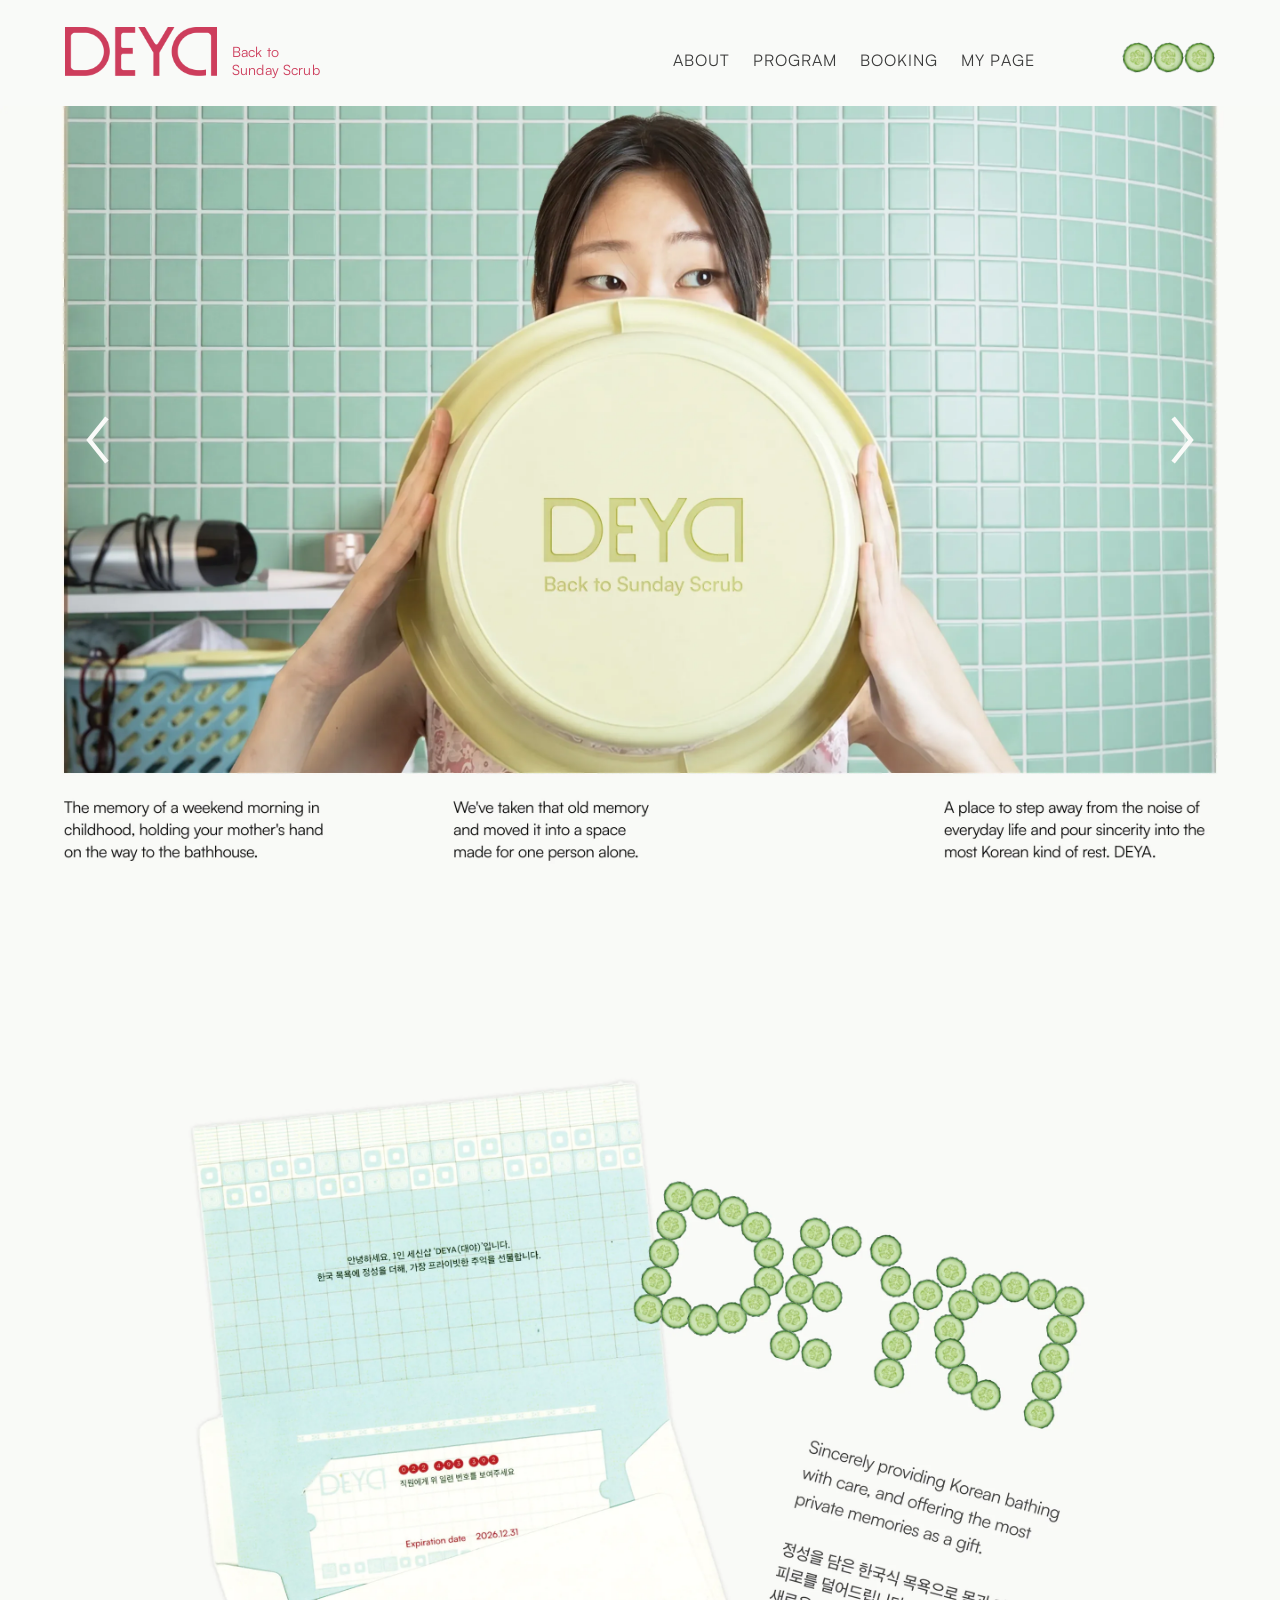
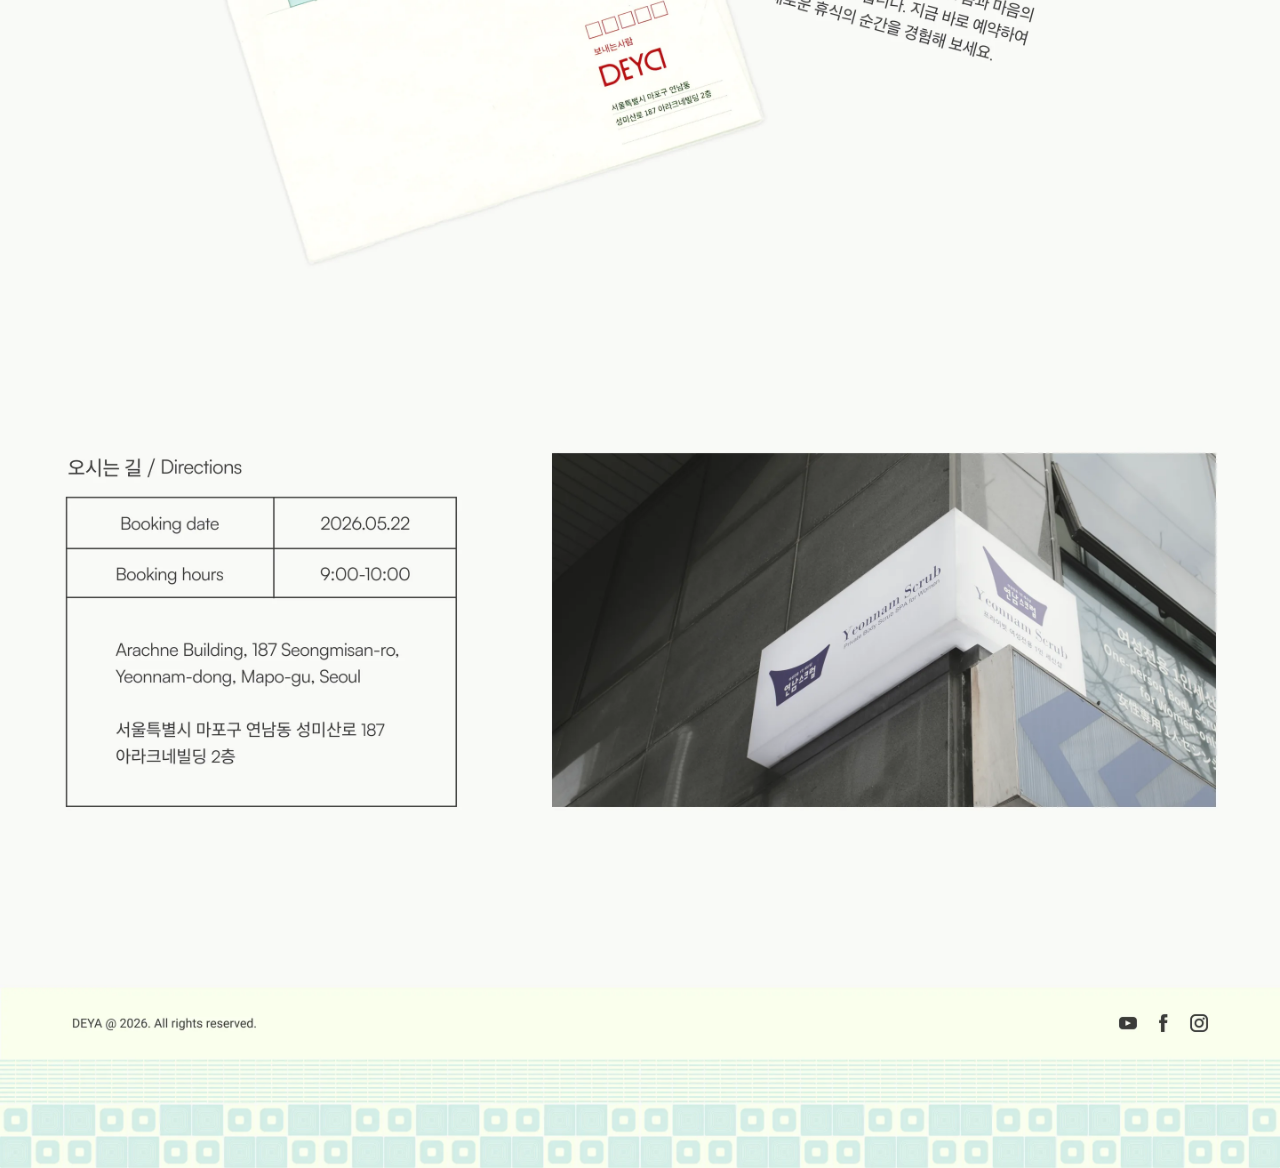
<file: index.html>
<!doctype html>
<html lang="ko">
  <head>
    <meta charset="UTF-8" />
    <meta name="viewport" content="width=device-width, initial-scale=1.0" />
    <title>DEYA — Back to Sunday Scrub</title>
    <link rel="stylesheet" href="style.css" />
  </head>
  <body>
    <nav class="nav">
      <a href="index.html" class="nav-logo">
        <img class="nav-wordmark" src="source/main/logo.png" alt="DEYA" />
        <span class="nav-tagline">Back to<br />Sunday Scrub</span>
      </a>
      <ul class="nav-links">
        <li><a href="about.html">ABOUT</a></li>
        <li><a href="program.html">PROGRAM</a></li>
        <li><a href="booking.html">BOOKING</a></li>
        <li><a href="mypage.html">MY PAGE</a></li>
      </ul>
      <div class="nav-icons">
        <img src="source/nav/cucumber.png" alt="" decoding="async" />
        <img src="source/nav/cucumber.png" alt="" decoding="async" />
        <img src="source/nav/cucumber.png" alt="" decoding="async" />
      </div>
    </nav>

    <section class="main-hero">
      <img
        src="source/pages/main.webp"
        alt="DEYA"
        width="2880"
        height="5988"
        fetchpriority="high"
        decoding="async"
      />

      <div class="hero-slider">
        <div class="hero-track">
          <div class="hero-slide">
            <img
              src="source/main/hero_photo.webp"
              alt="DEYA"
              width="2592"
              height="1500"
            />
          </div>
          <div class="hero-slide">
            <video
              src="source/video/DEYA_brandfilm.mp4"
              muted
              playsinline
              preload="metadata"
            ></video>
          </div>
        </div>
      </div>
      <button class="hero-arrow hero-prev" aria-label="이전">
        <svg
          viewBox="0 0 24 48"
          fill="none"
          stroke="currentColor"
          stroke-width="4"
        >
          <path d="M20 4 4 24l16 20" />
        </svg>
      </button>
      <button class="hero-arrow hero-next" aria-label="다음">
        <svg
          viewBox="0 0 24 48"
          fill="none"
          stroke="currentColor"
          stroke-width="4"
        >
          <path d="M4 4l16 20L4 44" />
        </svg>
      </button>
    </section>

    <script>
      const track = document.querySelector(".hero-track");
      const video = document.querySelector(".hero-slide video");
      const slideCount = track.children.length;
      const clone = track.children[0].cloneNode(true);
      clone.setAttribute("aria-hidden", "true");
      track.appendChild(clone);
      let pos = 0;

      function setPos(p, animate) {
        pos = p;
        track.style.transition = animate ? "" : "none";
        track.style.transform = `translateX(-${pos * 100}%)`;
        if (!animate) track.offsetWidth;
      }

      function move(dir) {
        if (pos === slideCount) setPos(0, false);
        if (dir < 0 && pos === 0) setPos(slideCount, false);
        setPos(pos + dir, true);
        onSlideChange();
      }

      const PHOTO_DURATION = 3000;
      let autoTimer = null;

      function onSlideChange() {
        clearTimeout(autoTimer);
        if (pos % slideCount === 1) {
          video.currentTime = 0;
          video.play().catch(() => {
            autoTimer = setTimeout(() => move(1), PHOTO_DURATION);
          });
        } else {
          video.pause();
          autoTimer = setTimeout(() => move(1), PHOTO_DURATION);
        }
      }

      video.addEventListener("ended", () => move(1));
      onSlideChange();

      track.addEventListener("transitionend", () => {
        if (pos === slideCount) setPos(0, false);
      });

      document
        .querySelector(".hero-prev")
        .addEventListener("click", () => move(-1));
      document
        .querySelector(".hero-next")
        .addEventListener("click", () => move(1));

      document.addEventListener("keydown", (e) => {
        if (e.key === "ArrowLeft") move(-1);
        if (e.key === "ArrowRight") move(1);
      });

      let touchX = null;
      track.addEventListener(
        "touchstart",
        (e) => (touchX = e.touches[0].clientX),
        { passive: true },
      );
      track.addEventListener("touchend", (e) => {
        if (touchX === null) return;
        const dx = e.changedTouches[0].clientX - touchX;
        if (Math.abs(dx) > 40) move(dx < 0 ? 1 : -1);
        touchX = null;
      });
    </script>
  </body>
</html>
</file>
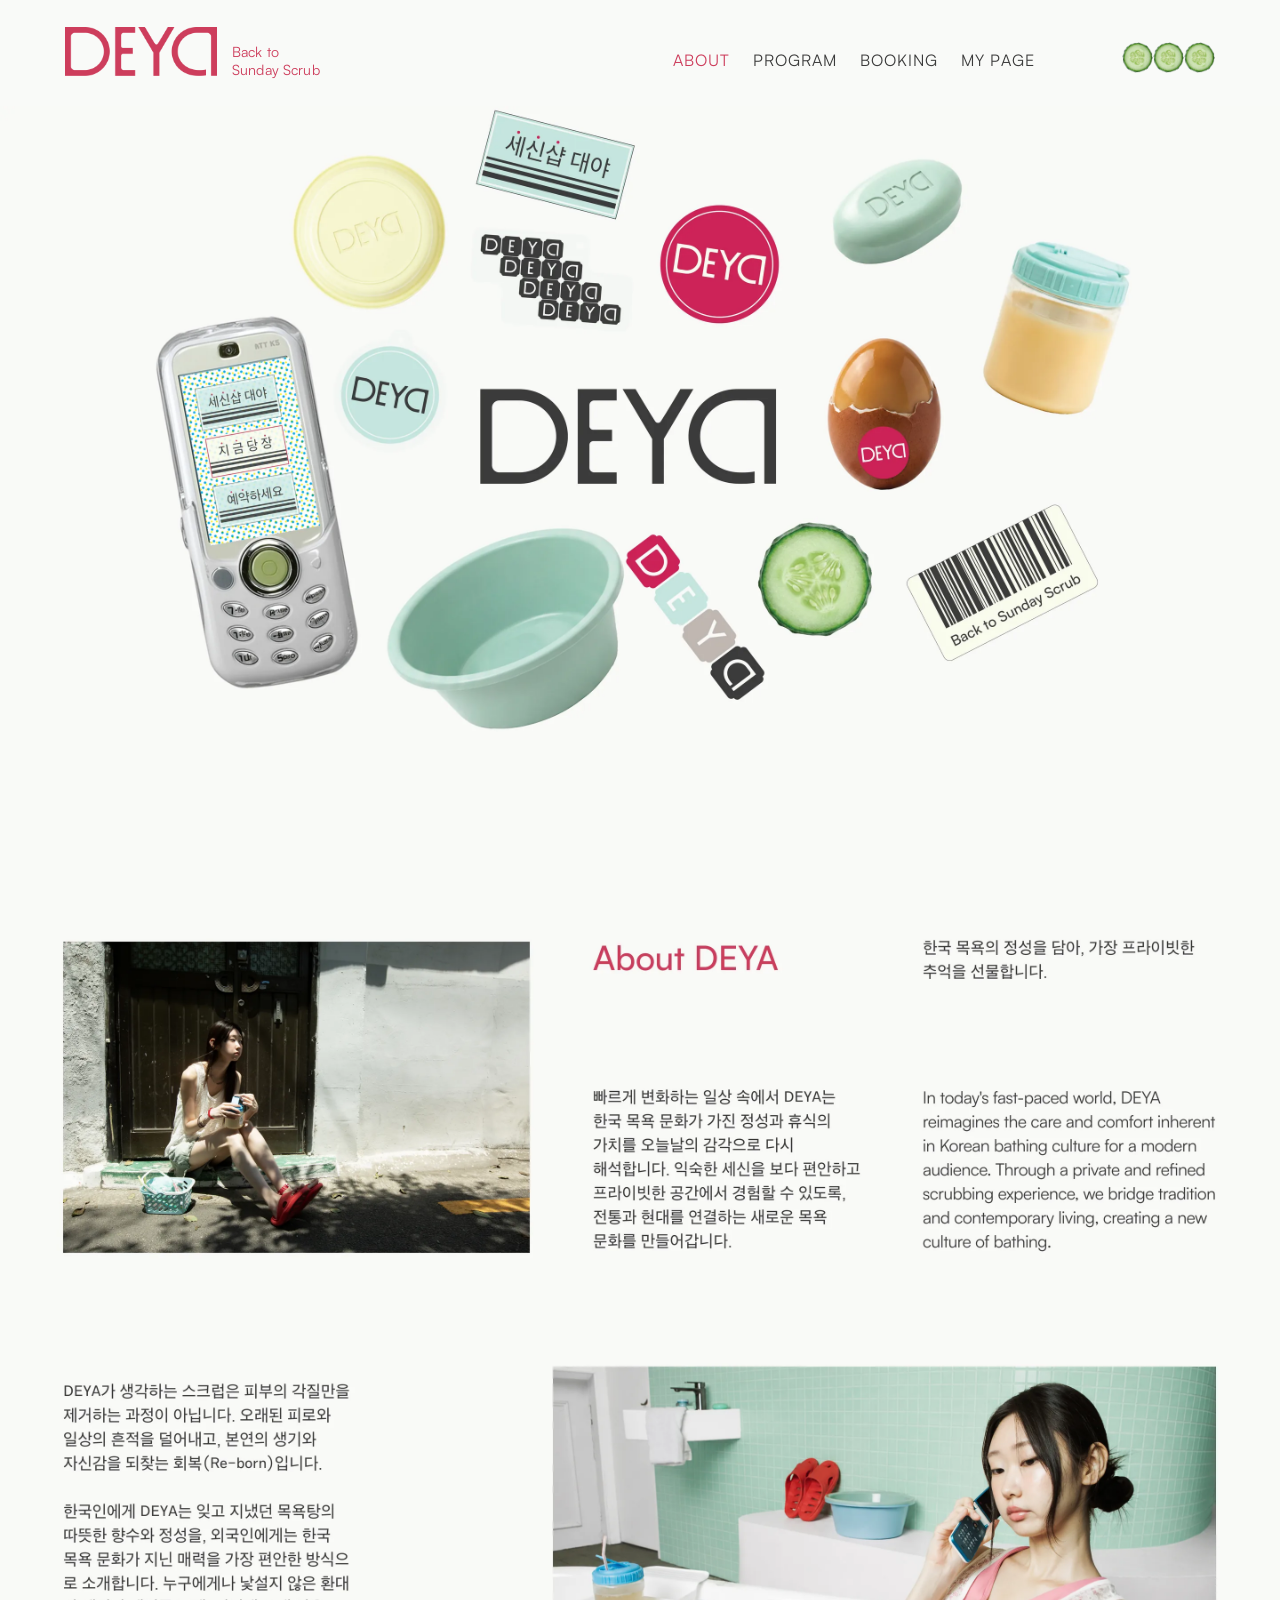
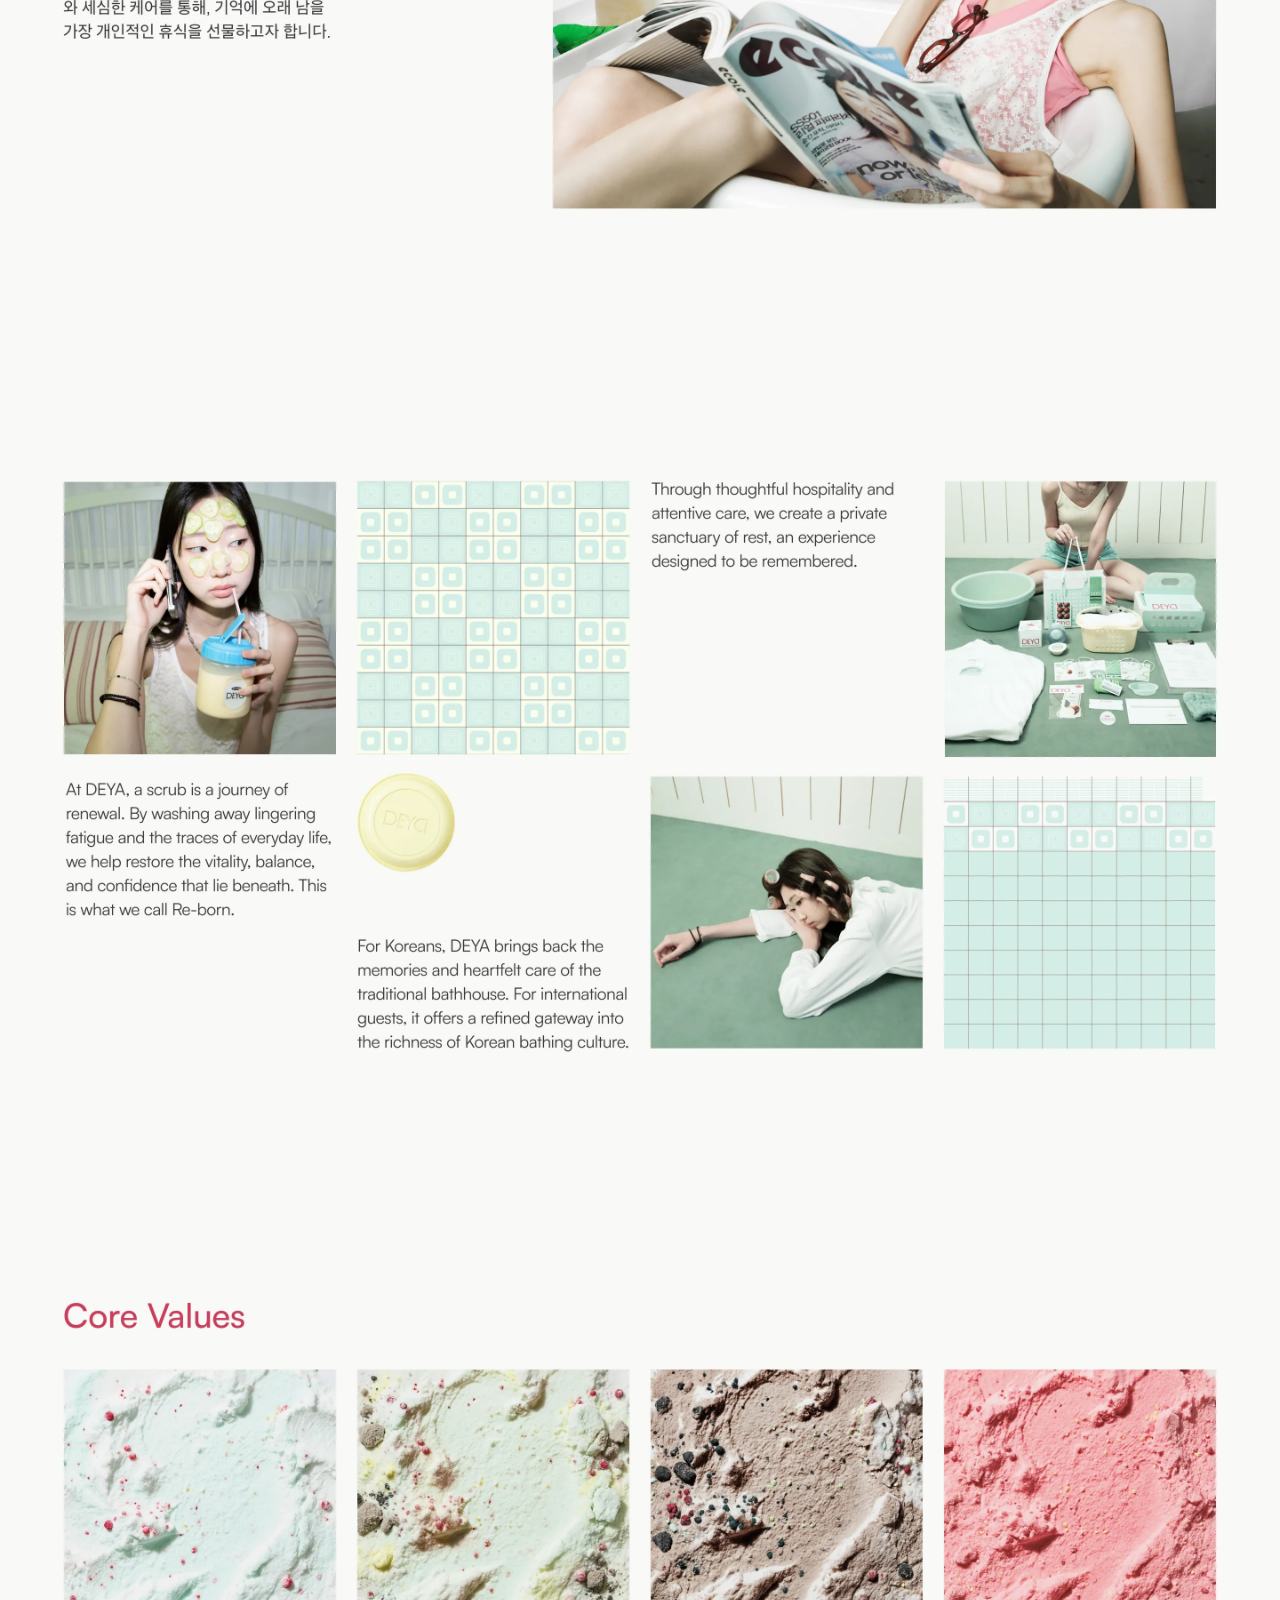
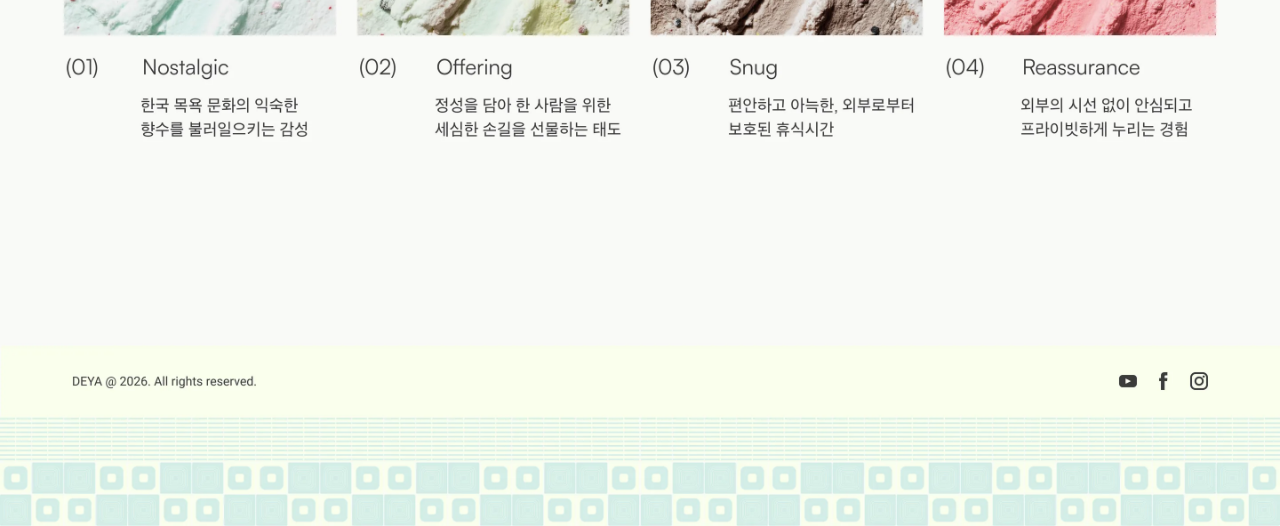
<file: about.html>
<!doctype html>
<html lang="ko">
  <head>
    <meta charset="UTF-8" />
    <meta name="viewport" content="width=device-width, initial-scale=1.0" />
    <title>DEYA — About</title>
    <link rel="stylesheet" href="style.css" />
  </head>
  <body>
    <nav class="nav">
      <a href="index.html" class="nav-logo">
        <img class="nav-wordmark" src="source/main/logo.png" alt="DEYA" />
        <span class="nav-tagline">Back to<br />Sunday Scrub</span>
      </a>
      <ul class="nav-links">
        <li><a href="about.html" class="active">ABOUT</a></li>
        <li><a href="program.html">PROGRAM</a></li>
        <li><a href="booking.html">BOOKING</a></li>
        <li><a href="mypage.html">MY PAGE</a></li>
      </ul>
      <div class="nav-icons">
        <img src="source/nav/cucumber.png" alt="" decoding="async" />
        <img src="source/nav/cucumber.png" alt="" decoding="async" />
        <img src="source/nav/cucumber.png" alt="" decoding="async" />
      </div>
    </nav>

    <section class="main-hero">
      <img src="source/pages/about.webp" alt="DEYA About" width="2880" height="8144" fetchpriority="high" decoding="async" />
    </section>
  </body>
</html>
</file>
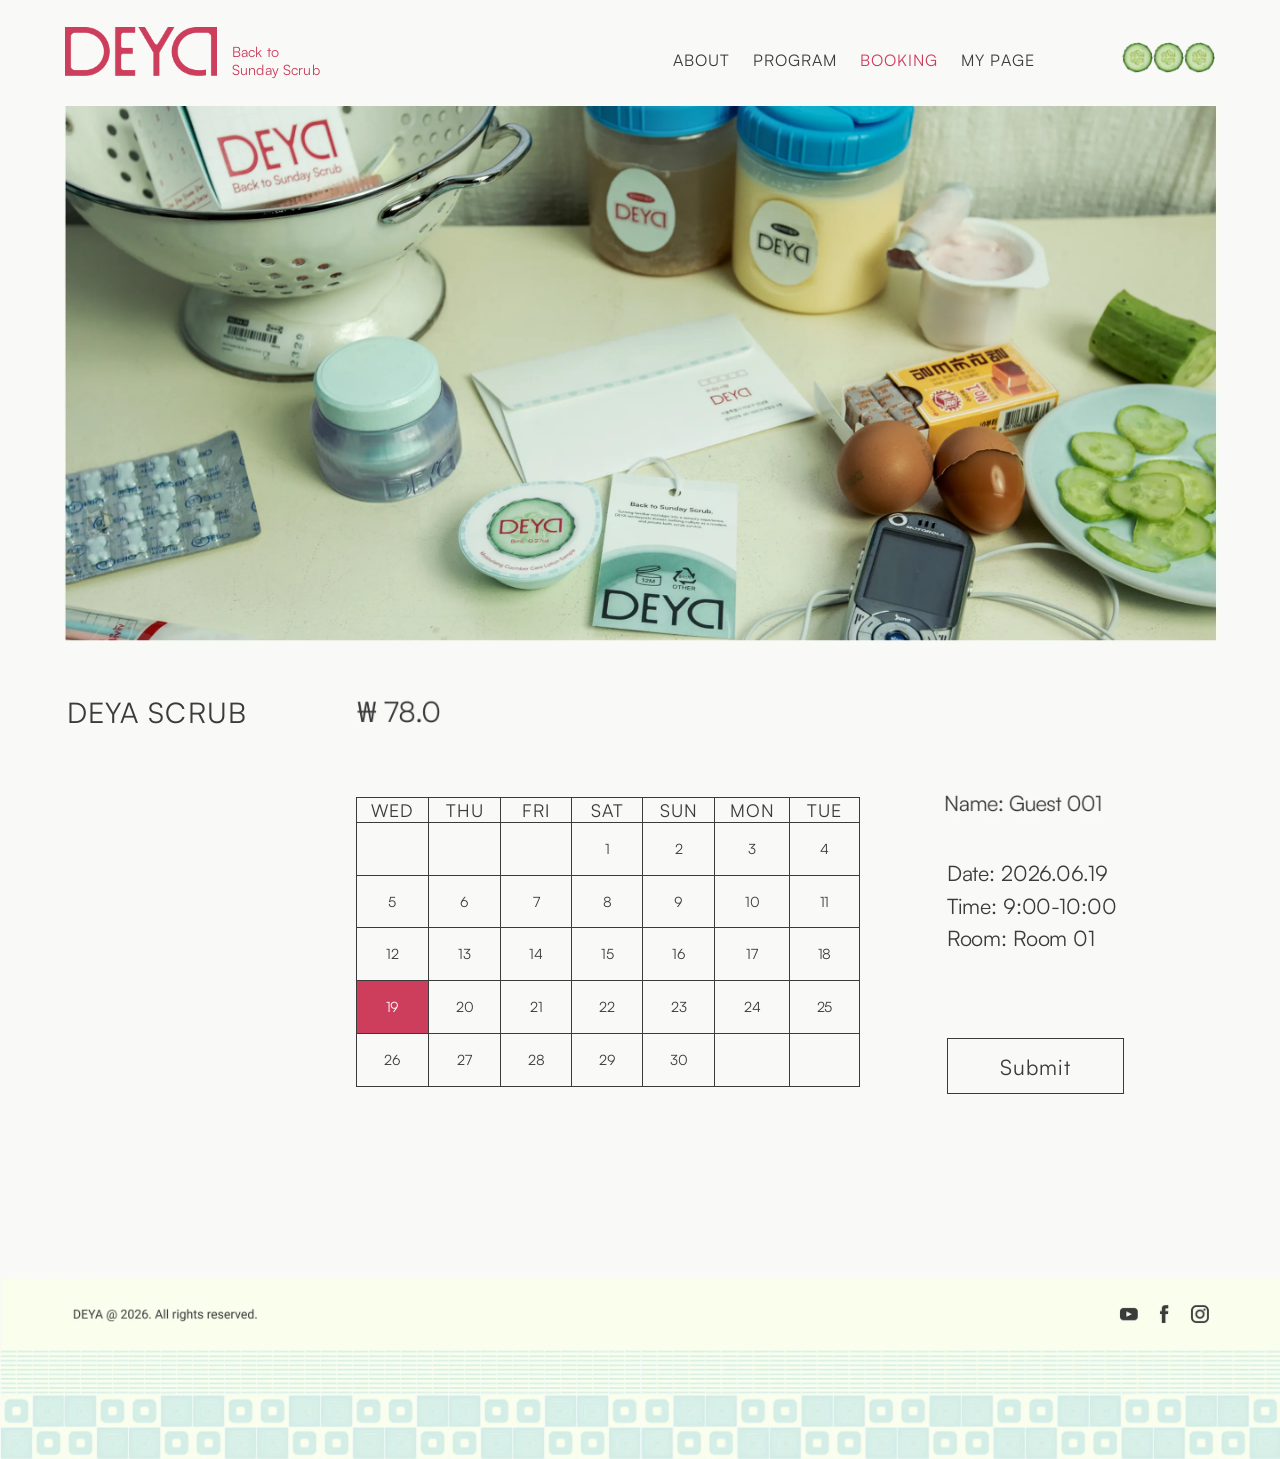
<file: booking.html>
<!doctype html>
<html lang="ko">
  <head>
    <meta charset="UTF-8" />
    <meta name="viewport" content="width=device-width, initial-scale=1.0" />
    <title>DEYA — Booking</title>
    <link rel="stylesheet" href="style.css" />
  </head>
  <body>
    <nav class="nav">
      <a href="index.html" class="nav-logo">
        <img class="nav-wordmark" src="source/main/logo.png" alt="DEYA" />
        <span class="nav-tagline">Back to<br />Sunday Scrub</span>
      </a>
      <ul class="nav-links">
        <li><a href="about.html">ABOUT</a></li>
        <li><a href="program.html">PROGRAM</a></li>
        <li><a href="booking.html" class="active">BOOKING</a></li>
        <li><a href="mypage.html">MY PAGE</a></li>
      </ul>
      <div class="nav-icons">
        <img src="source/nav/cucumber.png" alt="" decoding="async" />
        <img src="source/nav/cucumber.png" alt="" decoding="async" />
        <img src="source/nav/cucumber.png" alt="" decoding="async" />
      </div>
    </nav>

    <section class="booking-hero">
      <img src="source/pages/booking.webp" alt="DEYA Booking" width="2880" height="3044" fetchpriority="high" decoding="async" />

      <div class="booking-overlay">
        <div class="bk-course">
          <button class="bk-btn">DEYA SCRUB</button>
          <ul class="bk-dropdown">
            <li>DEYA SCRUB</li>
            <li>DEYA MILK CARE</li>
            <li>DEYA HALF</li>
            <li>DEYA BACK</li>
            <li>DEYA BODY</li>
            <li>DEYA DEEP</li>
            <li>DEYA SPECIAL</li>
          </ul>
        </div>

        <div class="bk-cal">
          <table class="calendar-table">
            <thead>
              <tr>
                <th>WED</th>
                <th>THU</th>
                <th>FRI</th>
                <th>SAT</th>
                <th>SUN</th>
                <th>MON</th>
                <th>TUE</th>
              </tr>
            </thead>
            <tbody id="cal-body"></tbody>
          </table>
        </div>

        <div class="bk-info">
          <p id="selected-info">
            Date: 2026.06.19<br />
            Time: 9:00-10:00<br />
            Room: Room 01
          </p>
          <button class="btn-box" id="submit-btn">Submit</button>
        </div>
      </div>
    </section>

    <script>
      const tbody = document.getElementById("cal-body");
      const startDay = 3;
      const daysInMonth = 30;
      let day = 1 - startDay;

      for (let week = 0; week < 5; week++) {
        const tr = document.createElement("tr");
        for (let col = 0; col < 7; col++) {
          const td = document.createElement("td");
          if (day >= 1 && day <= daysInMonth) {
            td.textContent = day;
            const d = day;
            if (d === 19) td.classList.add("selected");
            td.addEventListener("click", () => {
              document.querySelectorAll(".calendar-table td").forEach(el => el.classList.remove("selected"));
              td.classList.add("selected");
              document.getElementById("selected-info").innerHTML =
                `Date: 2026.06.${String(d).padStart(2, "0")}<br>Time: 9:00-10:00<br>Room: Room 01`;
            });
          } else {
            td.style.background = "transparent";
            td.style.cursor = "default";
          }
          tr.appendChild(td);
          day++;
        }
        tbody.appendChild(tr);
      }

      const courseWrap = document.querySelector(".bk-course");
      const courseBtn = courseWrap.querySelector(".bk-btn");
      const courseList = courseWrap.querySelector(".bk-dropdown");

      courseBtn.addEventListener("click", (e) => {
        e.stopPropagation();
        courseList.classList.toggle("open");
      });

      courseList.querySelectorAll("li").forEach(item => {
        item.addEventListener("click", (e) => {
          e.stopPropagation();
          courseBtn.textContent = item.textContent;
          courseList.classList.remove("open");
        });
      });

      document.addEventListener("click", () => {
        courseList.classList.remove("open");
      });

      document.getElementById("submit-btn").addEventListener("click", () => {
        const info = document.getElementById("selected-info").innerHTML;
        localStorage.setItem("deya-booking-info", info);
        location.href = "mypage.html";
      });
    </script>
  </body>
</html>
</file>
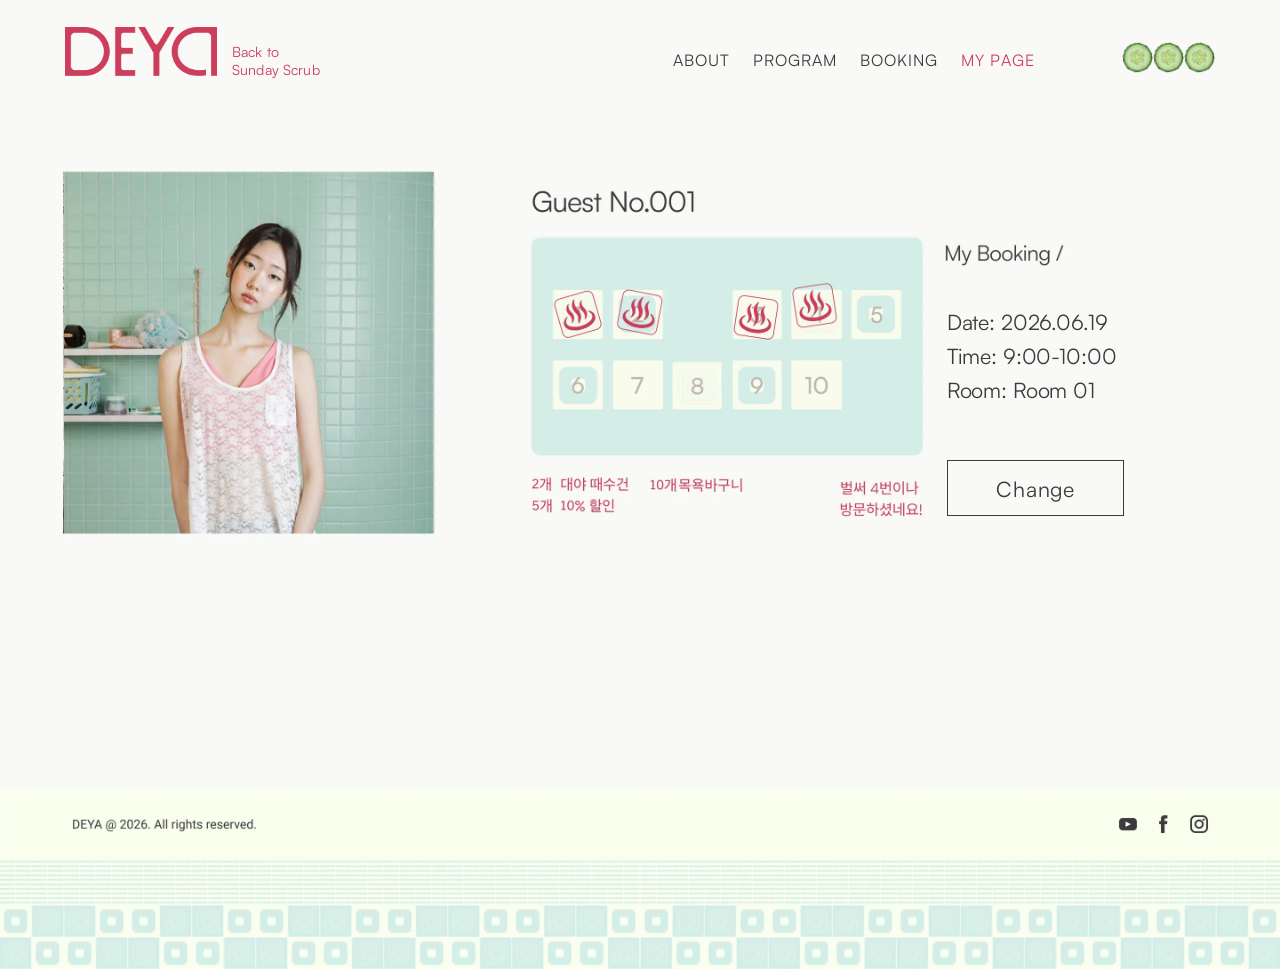
<file: mypage.html>
<!doctype html>
<html lang="ko">
  <head>
    <meta charset="UTF-8" />
    <meta name="viewport" content="width=device-width, initial-scale=1.0" />
    <title>DEYA — My Page</title>
    <link rel="stylesheet" href="style.css" />
  </head>
  <body>
    <nav class="nav">
      <a href="index.html" class="nav-logo">
        <img class="nav-wordmark" src="source/main/logo.png" alt="DEYA" />
        <span class="nav-tagline">Back to<br />Sunday Scrub</span>
      </a>
      <ul class="nav-links">
        <li><a href="about.html">ABOUT</a></li>
        <li><a href="program.html">PROGRAM</a></li>
        <li><a href="booking.html">BOOKING</a></li>
        <li><a href="mypage.html" class="active">MY PAGE</a></li>
      </ul>
      <div class="nav-icons">
        <img src="source/nav/cucumber.png" alt="" decoding="async" />
        <img src="source/nav/cucumber.png" alt="" decoding="async" />
        <img src="source/nav/cucumber.png" alt="" decoding="async" />
      </div>
    </nav>

    <section class="mypage-hero">
      <img src="source/pages/mypage.webp" alt="DEYA My Page" width="2880" height="1942" fetchpriority="high" decoding="async" />

      <div class="mypage-booking-overlay">
        <p class="mypage-info" id="mypage-info">
          Date: 2026.06.19<br />
          Time: 9:00-10:00<br />
          Room: Room 01
        </p>
        <a href="booking.html" class="mypage-change-btn">Change</a>
      </div>
    </section>

    <script>
      const info = localStorage.getItem("deya-booking-info");
      if (info) document.getElementById("mypage-info").innerHTML = info;
    </script>
  </body>
</html>
</file>
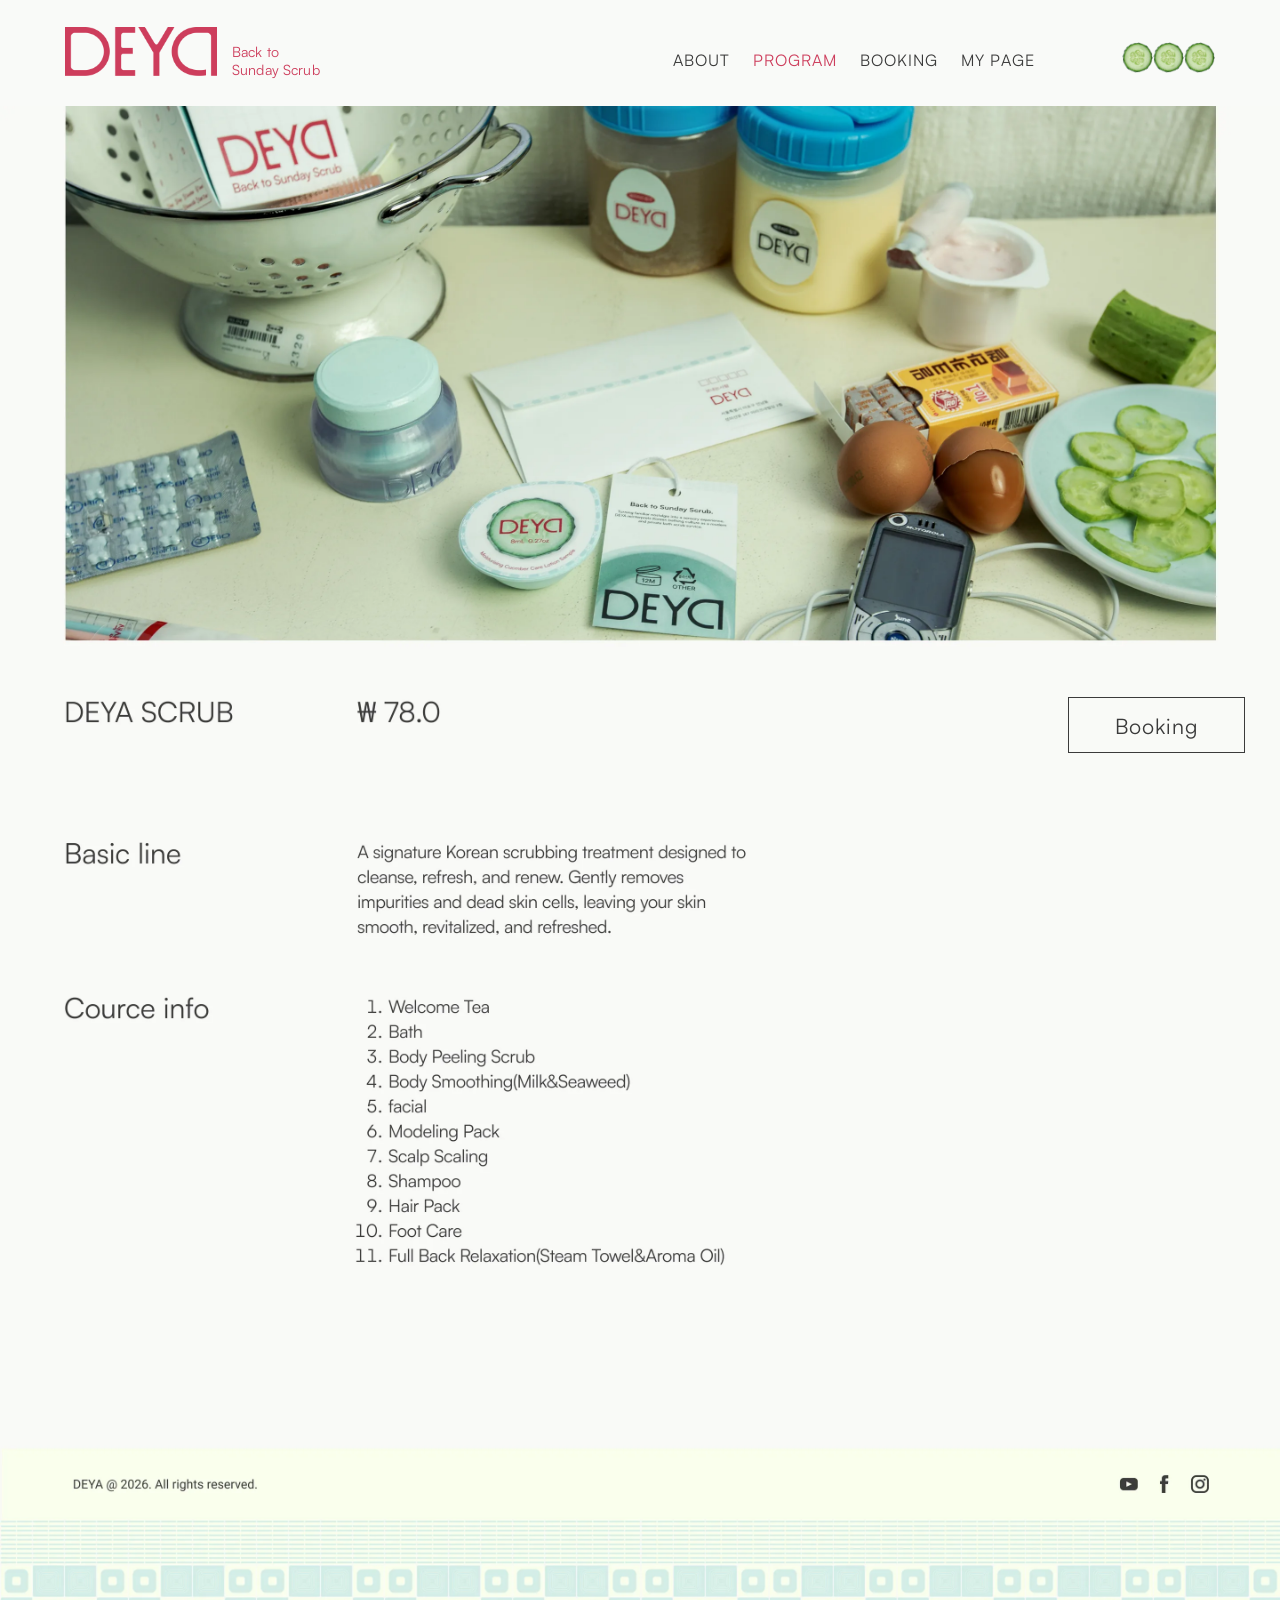
<file: program-detail.html>
<!doctype html>
<html lang="ko">
  <head>
    <meta charset="UTF-8" />
    <meta name="viewport" content="width=device-width, initial-scale=1.0" />
    <title>DEYA — Deya Scrub</title>
    <link rel="stylesheet" href="style.css" />
  </head>
  <body>
    <nav class="nav">
      <a href="index.html" class="nav-logo">
        <img class="nav-wordmark" src="source/main/logo.png" alt="DEYA" />
        <span class="nav-tagline">Back to<br />Sunday Scrub</span>
      </a>
      <ul class="nav-links">
        <li><a href="about.html">ABOUT</a></li>
        <li><a href="program.html" class="active">PROGRAM</a></li>
        <li><a href="booking.html">BOOKING</a></li>
        <li><a href="mypage.html">MY PAGE</a></li>
      </ul>
      <div class="nav-icons">
        <img src="source/nav/cucumber.png" alt="" decoding="async" />
        <img src="source/nav/cucumber.png" alt="" decoding="async" />
        <img src="source/nav/cucumber.png" alt="" decoding="async" />
      </div>
    </nav>

    <section class="detail-hero">
      <img src="source/pages/program-detail.webp" alt="DEYA Program Detail" width="2880" height="3426" fetchpriority="high" decoding="async" />
      <a href="booking.html" class="detail-book-btn">Booking</a>
    </section>
  </body>
</html>
</file>
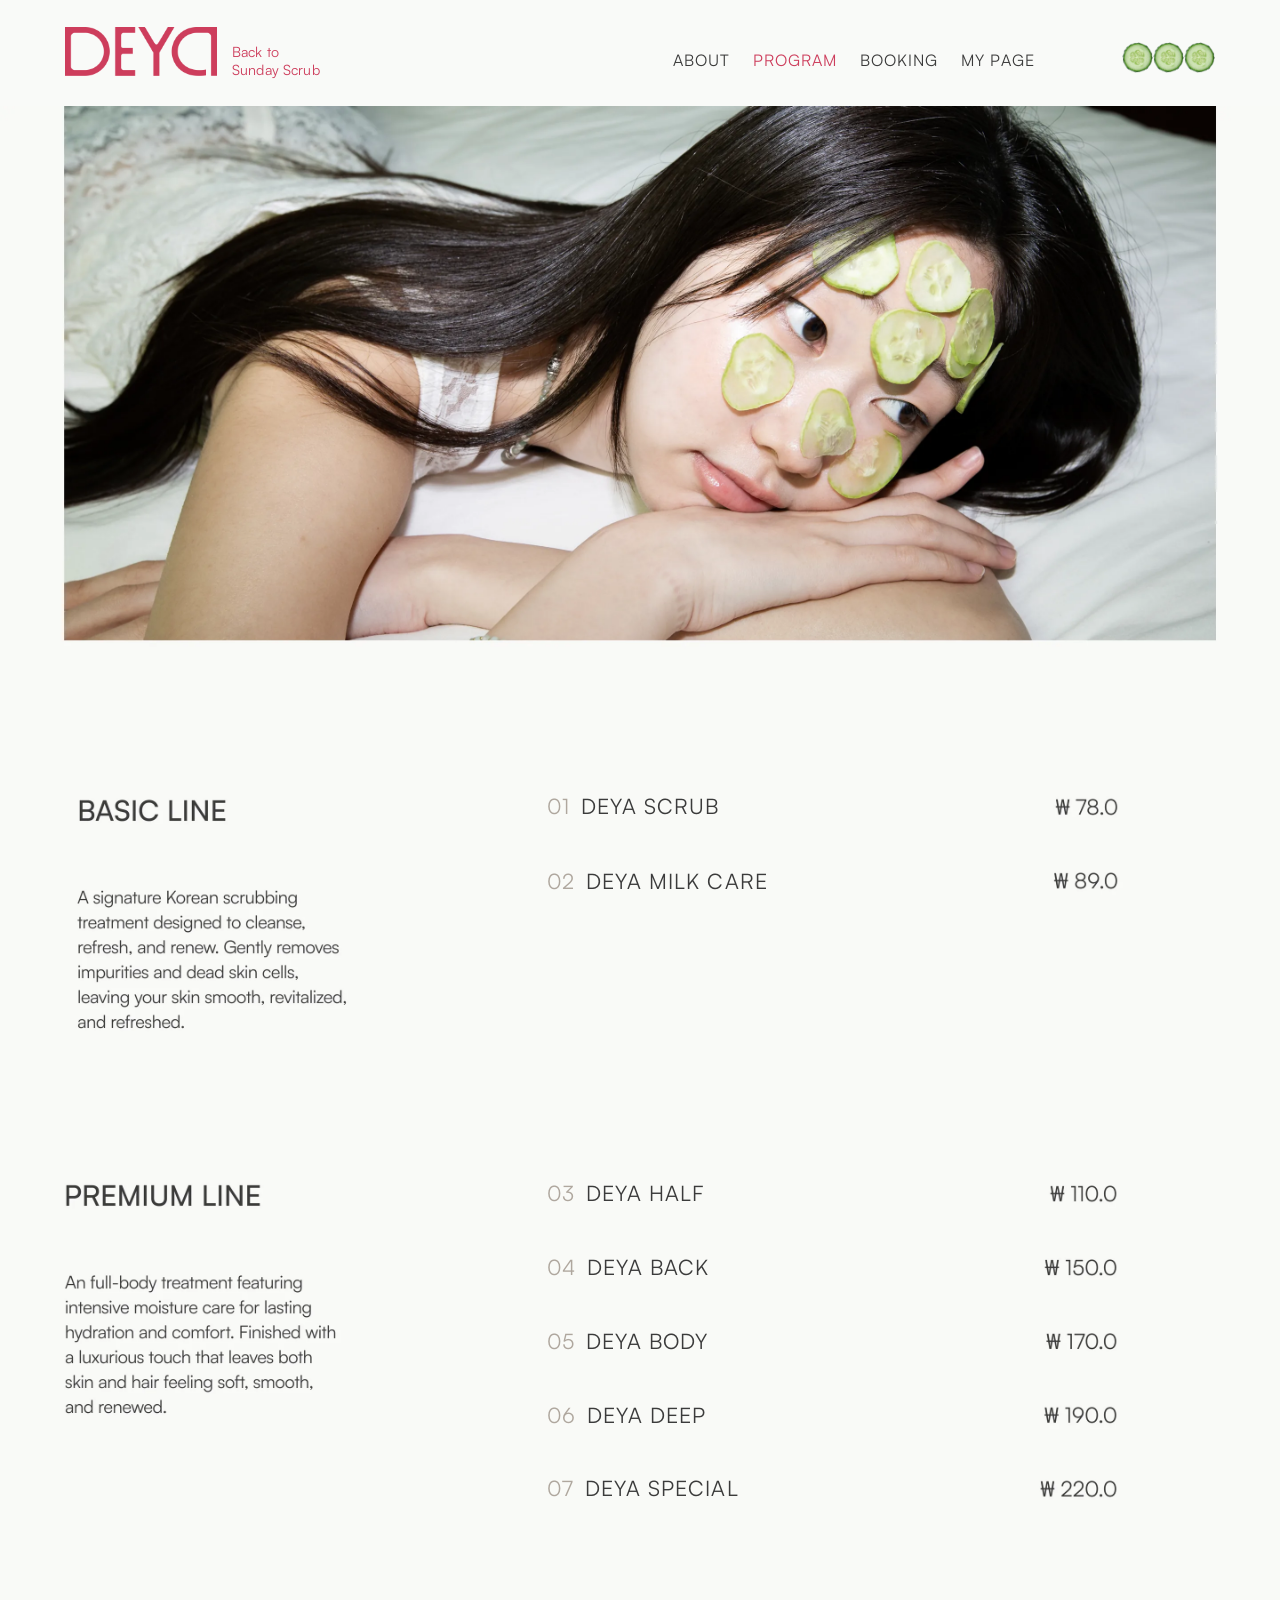
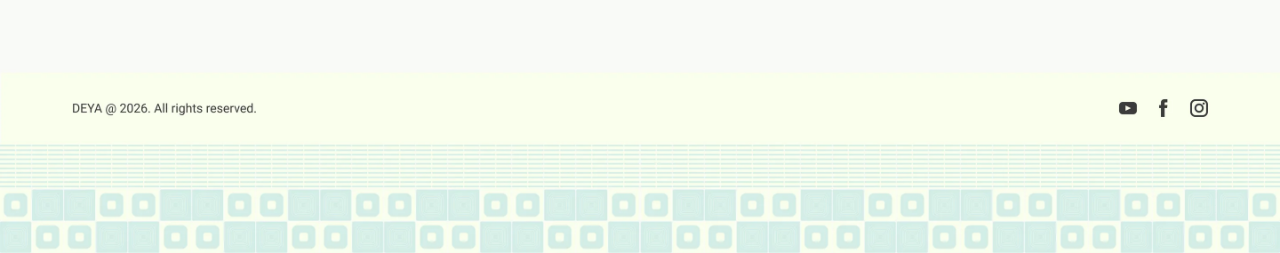
<file: program.html>
<!doctype html>
<html lang="ko">
  <head>
    <meta charset="UTF-8" />
    <meta name="viewport" content="width=device-width, initial-scale=1.0" />
    <title>DEYA — Program</title>
    <link rel="stylesheet" href="style.css" />
  </head>
  <body>
    <nav class="nav">
      <a href="index.html" class="nav-logo">
        <img class="nav-wordmark" src="source/main/logo.png" alt="DEYA" />
        <span class="nav-tagline">Back to<br />Sunday Scrub</span>
      </a>
      <ul class="nav-links">
        <li><a href="about.html">ABOUT</a></li>
        <li><a href="program.html" class="active">PROGRAM</a></li>
        <li><a href="booking.html">BOOKING</a></li>
        <li><a href="mypage.html">MY PAGE</a></li>
      </ul>
      <div class="nav-icons">
        <img src="source/nav/cucumber.png" alt="" decoding="async" />
        <img src="source/nav/cucumber.png" alt="" decoding="async" />
        <img src="source/nav/cucumber.png" alt="" decoding="async" />
      </div>
    </nav>

    <section class="program-hero">
      <img src="source/pages/program.webp" alt="DEYA Program" width="2880" height="3930" fetchpriority="high" decoding="async" />

      <div class="program-items-overlay">
        <a href="program-detail.html" class="prog-item prog-item-1">
          <span class="prog-num">01</span>
          <span class="prog-name">DEYA SCRUB</span>
        </a>
        <a href="program-detail.html" class="prog-item prog-item-2">
          <span class="prog-num">02</span>
          <span class="prog-name">DEYA MILK CARE</span>
        </a>
        <a href="program-detail.html" class="prog-item prog-item-3">
          <span class="prog-num">03</span>
          <span class="prog-name">DEYA HALF</span>
        </a>
        <a href="program-detail.html" class="prog-item prog-item-4">
          <span class="prog-num">04</span>
          <span class="prog-name">DEYA BACK</span>
        </a>
        <a href="program-detail.html" class="prog-item prog-item-5">
          <span class="prog-num">05</span>
          <span class="prog-name">DEYA BODY</span>
        </a>
        <a href="program-detail.html" class="prog-item prog-item-6">
          <span class="prog-num">06</span>
          <span class="prog-name">DEYA DEEP</span>
        </a>
        <a href="program-detail.html" class="prog-item prog-item-7">
          <span class="prog-num">07</span>
          <span class="prog-name">DEYA SPECIAL</span>
        </a>
      </div>
    </section>
  </body>
</html>
</file>
<file: style.css>
@font-face {
  font-family: "Satoshi";
  src: url("source/fonts/Satoshi-Regular.woff2") format("woff2");
  font-weight: 400;
}

*,
*::before,
*::after {
  box-sizing: border-box;
  margin: 0;
  padding: 0;
}

:root {
  --u: calc(100vw / 1440);
  --mint: #d3eee8;
  --white: #f9faf8;
  --bg: #f9faf8;
  --red: #cd3d5c;
  --black: #3b3b3b;
  --gray: #afa79e;
}

@supports (width: 1cqw) {
  html {
    container-type: inline-size;
  }
  :root {
    --u: calc(100cqw / 1440);
  }
}

html {
  background: var(--mint) linear-gradient(var(--bg) 50%, var(--mint) 50%)
    no-repeat fixed;
}

body {
  background: var(--bg);
  color: var(--black);
  font-family: "Satoshi", sans-serif;
  font-size: calc(16 * var(--u));
  letter-spacing: -0.01em;
}

a {
  text-decoration: none;
  color: inherit;
}
img {
  display: block;
}

.nav {
  display: flex;
  align-items: flex-start;
  justify-content: space-between;
  padding: calc(30 * var(--u)) calc(73 * var(--u));
  background: var(--bg);
  position: sticky;
  top: 0;
  z-index: 100;
}

.nav-logo {
  display: flex;
  align-items: flex-start;
  gap: calc(12 * var(--u));
}

.nav-wordmark {
  height: calc(56 * var(--u));
}

.nav-tagline {
  font-size: calc(16 * var(--u));
  color: var(--red);
  line-height: 1.3;
  padding-top: calc(18 * var(--u));
  padding-left: calc(5 * var(--u));
  letter-spacing: 0.01em;
}

.nav-links {
  display: flex;
  gap: calc(25 * var(--u));
  list-style: none;
  align-items: center;
  padding-top: calc(25 * var(--u));
}

.nav-links li:first-child {
  margin-left: calc(300 * var(--u));
}

.nav-links a {
  font-size: calc(18 * var(--u));
  letter-spacing: 0.07em;
}

.nav-links a:hover,
.nav-links a.active {
  color: var(--red);
}

.nav-icons {
  display: flex;
  padding-top: calc(17.5 * var(--u));
}

.nav-icons img {
  width: calc(35 * var(--u));
  border-radius: 50%;
}

.main-hero,
.program-hero,
.detail-hero,
.booking-hero,
.mypage-hero {
  position: relative;
}

.main-hero > img,
.program-hero > img,
.detail-hero > img,
.booking-hero > img,
.mypage-hero > img {
  width: 100%;
  height: auto;
}

.hero-slider {
  position: absolute;
  top: 0;
  left: calc(72 * var(--u));
  width: calc(1296 * var(--u));
  height: calc(750 * var(--u));
  overflow: hidden;
}

.hero-track {
  display: flex;
  height: 100%;
  transition: transform 0.6s ease;
}

.hero-slide {
  flex: 0 0 100%;
  height: 100%;
}

.hero-slide img,
.hero-slide video {
  display: block;
  width: 100%;
  height: 100%;
  object-fit: cover;
}

.hero-slide video {
  background: var(--black);
}

.hero-arrow {
  position: absolute;
  top: calc(375 * var(--u));
  transform: translate(-50%, -50%);
  width: calc(30 * var(--u));
  height: calc(70 * var(--u));
  padding: 0;
  border: none;
  background: none;
  color: var(--white);
  cursor: pointer;
  z-index: 10;
}

.hero-arrow svg {
  display: block;
  width: 100%;
  height: 100%;
}

.hero-prev {
  left: calc(110 * var(--u));
}

.hero-next {
  left: calc(1330 * var(--u));
}

.program-items-overlay,
.booking-overlay {
  position: absolute;
  top: 0;
  left: 0;
  width: 100%;
  height: 100%;
  z-index: 10;
}

.prog-item {
  position: absolute;
  left: calc(615 * var(--u));
  display: flex;
  align-items: center;
  gap: calc(14 * var(--u));
}

.prog-num {
  font-size: calc(24 * var(--u));
  color: var(--gray);
}

.prog-name {
  position: relative;
  font-size: calc(24 * var(--u));
  letter-spacing: 0.05em;
}

.prog-name::after {
  content: "";
  position: absolute;
  left: 0;
  bottom: calc(-3 * var(--u));
  width: 100%;
  height: max(1px, calc(1.5 * var(--u)));
  background: var(--black);
  transform: scaleX(0);
  transform-origin: left;
  transition: transform 0.35s ease;
}

.prog-item:hover .prog-name::after {
  transform: scaleX(1);
}

.prog-item-1 {
  top: calc(770 * var(--u));
}
.prog-item-2 {
  top: calc(855 * var(--u));
}
.prog-item-3 {
  top: calc(1206 * var(--u));
}
.prog-item-4 {
  top: calc(1289 * var(--u));
}
.prog-item-5 {
  top: calc(1372 * var(--u));
}
.prog-item-6 {
  top: calc(1455 * var(--u));
}
.prog-item-7 {
  top: calc(1538 * var(--u));
}

.detail-book-btn,
.mypage-change-btn {
  display: inline-block;
  padding: calc(14 * var(--u)) 0;
  border: max(1px, calc(2 * var(--u))) solid var(--black);
  font-size: calc(24 * var(--u));
  width: calc(200 * var(--u));
  text-align: center;
  letter-spacing: 0.04em;
}

.detail-book-btn {
  position: absolute;
  z-index: 10;
  top: calc(665 * var(--u));
  left: calc(1201 * var(--u));
}

.detail-book-btn:hover,
.mypage-change-btn:hover,
.btn-box:hover {
  background: var(--black);
  color: var(--white);
}

.bk-course {
  position: absolute;
  top: calc(660 * var(--u));
  left: calc(75 * var(--u));
}
.bk-cal {
  position: absolute;
  top: calc(777 * var(--u));
  left: calc(400 * var(--u));
}
.bk-info {
  position: absolute;
  top: calc(845 * var(--u));
  left: calc(1065 * var(--u));
  font-size: calc(24 * var(--u));
  line-height: 1.51;
}

.bk-btn {
  padding: 0;
  background: none;
  border: none;
  font-family: "Satoshi", sans-serif;
  font-size: calc(32 * var(--u));
  letter-spacing: 0.04em;
  color: var(--black);
  cursor: pointer;
}

.bk-dropdown {
  display: none;
  list-style: none;
  margin-top: calc(20 * var(--u));
}

.bk-dropdown.open {
  display: block;
}

.bk-dropdown li {
  padding: calc(8 * var(--u)) 0;
  font-size: calc(18 * var(--u));
  letter-spacing: 0.04em;
  cursor: pointer;
  color: var(--gray);
}

.bk-dropdown li:hover {
  color: var(--black);
}

.calendar-table {
  border-collapse: collapse;
}

.calendar-table th {
  font-weight: 400;
  padding: 0 calc(16 * var(--u));
  border: max(1px, calc(1.5 * var(--u))) solid var(--black);
  font-size: calc(20 * var(--u));
  letter-spacing: 0.06em;
}

.calendar-table td {
  padding: calc(19 * var(--u)) calc(30 * var(--u));
  border: max(1px, calc(1.5 * var(--u))) solid var(--black);
  text-align: center;
  vertical-align: top;
  font-size: calc(16 * var(--u));
  cursor: pointer;
}

.calendar-table td:hover {
  background: rgba(205, 61, 92, 0.07);
}
.calendar-table td.selected {
  background: var(--red);
  color: #fff;
}

.btn-box {
  margin-top: calc(95 * var(--u));
  padding: calc(14 * var(--u)) calc(10 * var(--u));
  border: max(1px, calc(2 * var(--u))) solid var(--black);
  border-radius: 0;
  font-size: calc(24 * var(--u));
  width: calc(200 * var(--u));
  cursor: pointer;
  background: transparent;
  font-family: "Satoshi", sans-serif;
  letter-spacing: 0.04em;
  color: var(--black);
  -webkit-appearance: none;
  appearance: none;
}

.mypage-booking-overlay {
  position: absolute;
  z-index: 10;
  top: calc(223 * var(--u));
  left: calc(1065 * var(--u));
}

.mypage-info {
  font-size: calc(24 * var(--u));
  line-height: 1.6;
  margin-bottom: calc(60 * var(--u));
}
</file>
